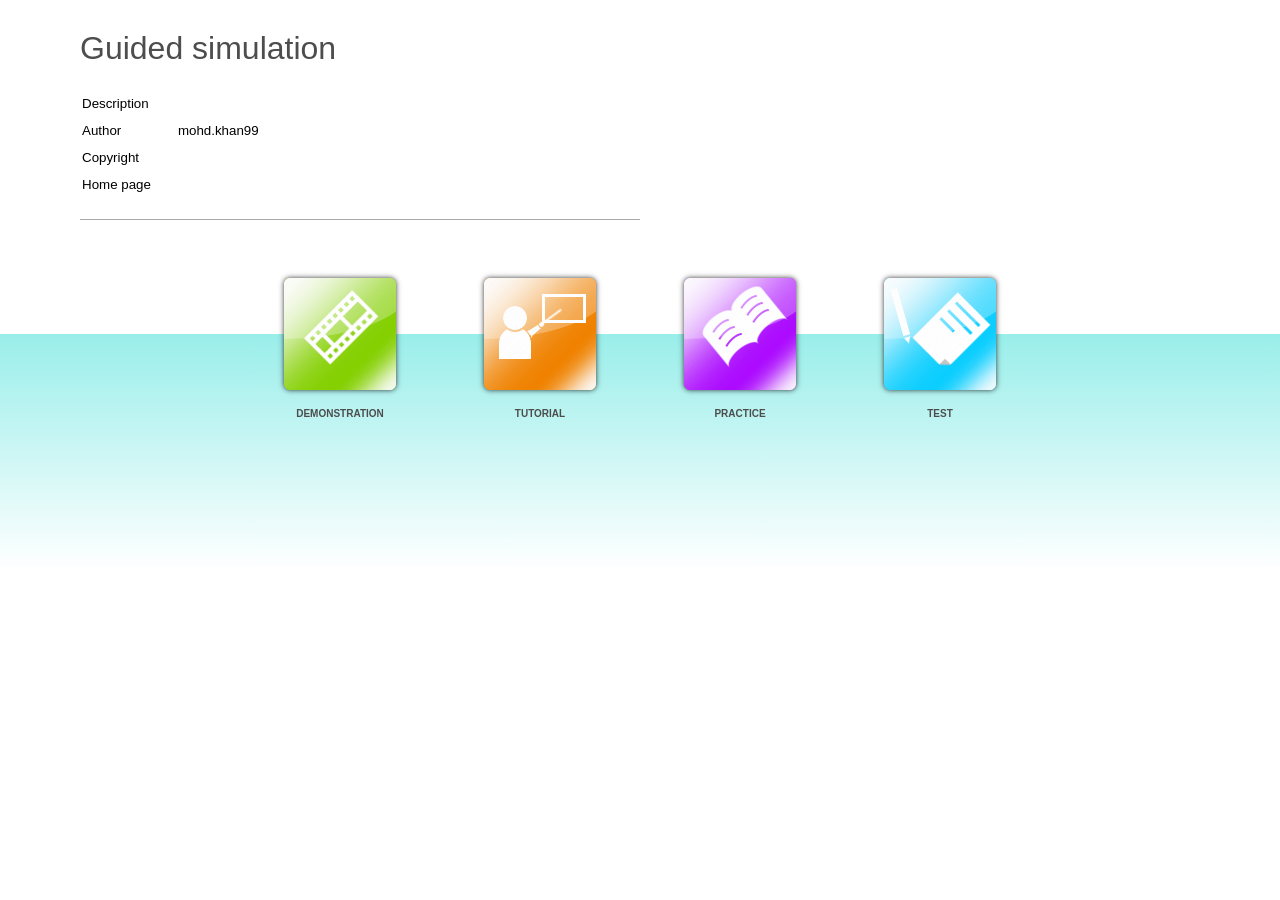
<file: index.html>
﻿<!DOCTYPE html>
<html lang="en-US" dir="ltr">
<head>
	<title>Guided simulation</title>
	<meta http-equiv="Content-Type" content="text/html; charset=utf-8"/>
	<meta http-equiv="imagetoolbar" content="no" />
	<meta name="generator" content="ActivePresenter 8.5.8"/>
	<meta name="author" content="mohd.khan99" />
	<meta name="copyright" content=" " />
	<meta name="description" content=""/>

	<link rel="stylesheet" type="text/css" href="index.css" />

	<script type="text/javascript">
		var language = {"Tutorial":"Tutorial","Description":"Description","Author":"Author","DemoIntro":"Play presentation automatically","Copyright":"Copyright","TestIntro":"Choose this mode to do a test","Homepage":"Home page","Practice":"Practice","Test":"Test","Demo":"Demonstration","TutorialIntro":"Tutorial mode","PracticeIntro":"Choose this mode to practise more","OpenPrezError":"Could not open presentation.\nError: "};
		var PlayModes = {
			DEMO: 1,
			TUT: 2,
			PRAC: 4,
			TEST: 8
		};

		var opmodes = 15;
		function openPrez(url, mode) {
			try {
				var margin = 40;
				var top = margin, 
					left = margin, 
					width = screen.availWidth - 2 * margin, 
					height = screen.availHeight - 4 * margin;
				var styles = 'top=' + top + ',left=' + left + ',width=' + width + ',height=' + height
					+ ',location=no,toolbar=no,directories=no,status=no,menubar=no,scrollbars=yes,resizable=yes';
				var owin = window.open(encodeURI(url), '_blank', styles);
				if (owin)
					owin.focus();
			}
			catch (e) {
				alert(language.OpenPrezError + e);
			}
			return false;
		};
	</script>
</head>

<body>
	<div id="ap-top-container" class="ap-top-container">
		<div class="ap-sub-container">
			<div class="ap-layout-top">
				<script>
					var apInfoHTML = '<h1>Guided simulation</h1> \
									<table> \
										<tr> \
											<td>' + language.Description + '</td> \
											<td class="ap-left-indent" ></td> \
										</tr> \
										<tr> \
											<td>' +language.Author + '</td> \
											<td class="ap-left-indent">mohd.khan99</td> \
										</tr> \
										<tr> \
											<td>' + language.Copyright + '</td> \
											<td class="ap-left-indent"></td> \
										</tr> \
										<tr> \
											<td>' + language.Homepage + '</td> \
											<td class="ap-left-indent"><a href="" target="_blank"></a></td> \
										</tr>\
									</table> \
									<div class="ap-static-line"> \
									</div>';

					var container = document.getElementById('ap-top-container');
					var layoutTop = container.getElementsByClassName('ap-layout-top')[0];
					var apInfo = document.createElement('div');
					apInfo.classList.add('ap-info');
					apInfo.innerHTML = apInfoHTML;
					layoutTop.appendChild(apInfo);
				</script>
			</div>
		</div>
		<div class="ap-layout-bottom-container">
			<div class="ap-layout-bottom">
				<script>
					var container = document.getElementById('ap-top-container');
					var layoutBottom = container.getElementsByClassName('ap-layout-bottom')[0];
					
					var modes = [PlayModes.DEMO, PlayModes.TUT, PlayModes.PRAC, PlayModes.TEST];
					var classes = ['ap-operation-demo-btn', 'ap-operation-tutorial-btn', 'ap-operation-practice-btn', 'ap-operation-test-btn'];
					var pages = ['demo.html', 'tutorial.html', 'practice.html', 'test.html'];
					var titles = [language.DemoIntro, language.TutorialIntro, language.PracticeIntro, language.TestIntro];
					var texts = [language.Demo, language.Tutorial, language.Practice, language.Test];
					var icons = ['demo.png', 'tutorial.png', 'practice.png', 'test.png'];

					for (var i = 0; i < 4; ++i){
						if ((modes[i] & opmodes) != modes[i])
							continue;
						var btnMode = document.createElement('div');
						btnMode.classList.add('ap-operation-btn');
						btnMode.classList.add(classes[i]);
						btnMode.setAttribute('title', titles[i]);
						btnMode.setAttribute('onClick', 'openPrez("' + pages[i] +'")', titles[i]);
						btnMode.innerHTML += '<img src="index-images/' + icons[i] + '"/>' + '<div class="ap-btn-text">' + texts[i] + '</div>';
						layoutBottom.appendChild(btnMode);
					}
				</script>
			</div>
		</div>
	</div>
</body>
</html>
</file>
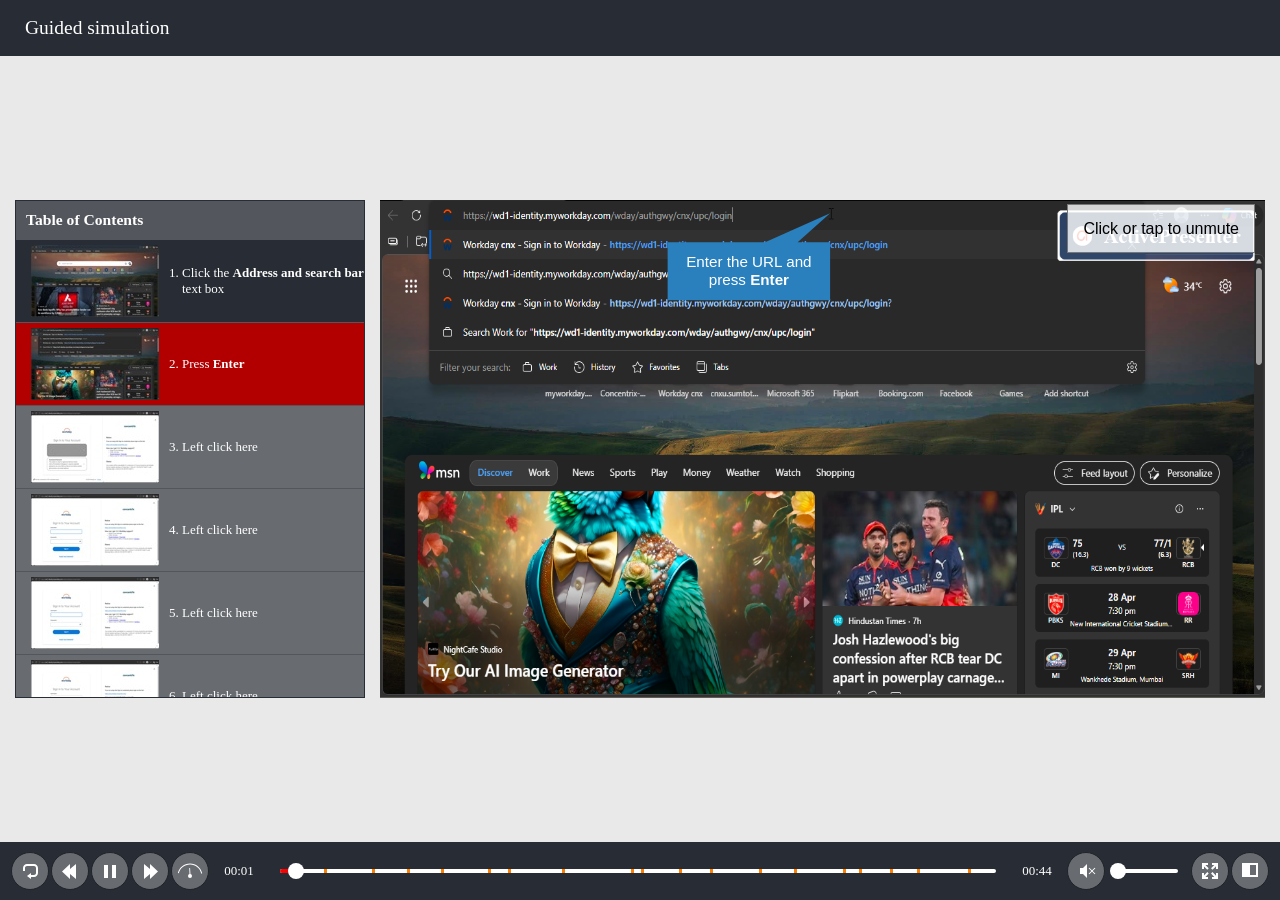
<file: demo.html>
﻿<!DOCTYPE html>
<html lang="en-US" dir="ltr">
<head>
	<title>Guided simulation</title>
	<meta http-equiv="X-UA-Compatible" content="IE=Edge,chrome=1" />
	<meta http-equiv="Content-Type" content="text/html; charset=utf-8"/>
	<meta name="generator" content="ActivePresenter 8.5.8"/>
	<meta name="author" content="mohd.khan99" />
	<meta name="description" content=""/>
	<meta name="copyright" content=" " />
	<meta name="viewport" content="initial-scale=1.0">
	<meta name="apple-mobile-web-app-capable" content="yes">
	<style>
		html {
			height: 100%;
		}
		body {
			height: 100%;
			margin: 0;
			padding: 0;
		}
		.ap-prez-container {
			position: relative;
			height: 100%;
			overflow: hidden;
			outline: none;
		}
	</style>
	<link rel="stylesheet" type="text/css" href="player/rlplayer.css" />
	<script type="text/javascript" src="player/rlplayer.js"></script>
	<script type="text/javascript" src="player/rlplayer.lang.en-US.js"></script>
	
	
	
	
</head>
<body>
	<div id="keThAKga" class="ap-prez-container" lang="en-US" dir="ltr">
		<script type="text/javascript">
			AtomiAP.open("rlprez.js", "keThAKga", {
				playMode: "Demo",
				preloader: {zIndex: 2,diameter: 60,density: 9,range: 1000,speed: 1,color:'#2090E6',shape:'oval'}
			});
		</script>
	</div>
</body>
</html>
</file>
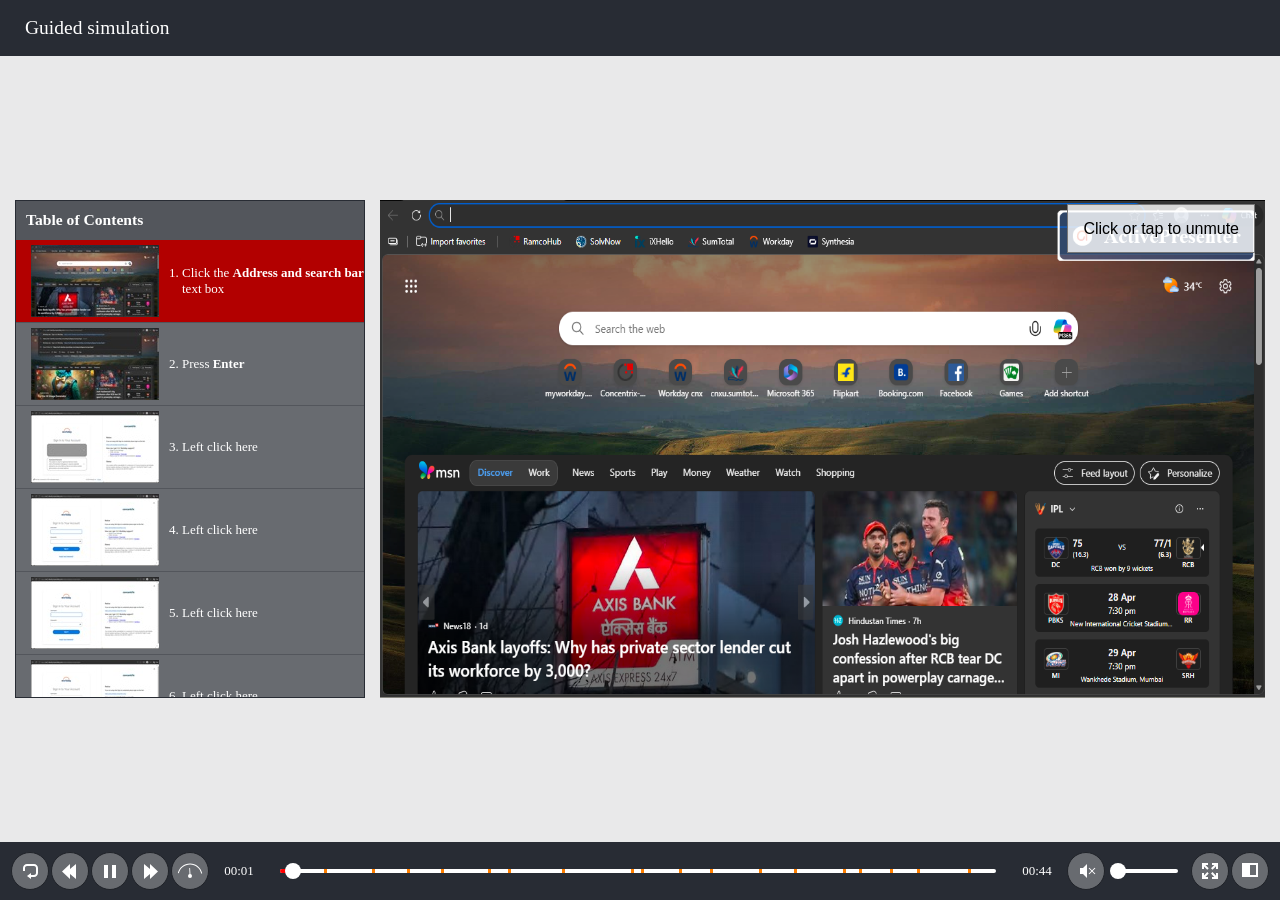
<file: practice.html>
﻿<!DOCTYPE html>
<html lang="en-US" dir="ltr">
<head>
	<title>Guided simulation</title>
	<meta http-equiv="X-UA-Compatible" content="IE=Edge,chrome=1" />
	<meta http-equiv="Content-Type" content="text/html; charset=utf-8"/>
	<meta name="generator" content="ActivePresenter 8.5.8"/>
	<meta name="author" content="mohd.khan99" />
	<meta name="description" content=""/>
	<meta name="copyright" content=" " />
	<meta name="viewport" content="initial-scale=1.0">
	<meta name="apple-mobile-web-app-capable" content="yes">
	<style>
		html {
			height: 100%;
		}
		body {
			height: 100%;
			margin: 0;
			padding: 0;
		}
		.ap-prez-container {
			position: relative;
			height: 100%;
			overflow: hidden;
			outline: none;
		}
	</style>
	<link rel="stylesheet" type="text/css" href="player/rlplayer.css" />
	<script type="text/javascript" src="player/rlplayer.js"></script>
	<script type="text/javascript" src="player/rlplayer.lang.en-US.js"></script>
	
	
	
	
</head>
<body>
	<div id="keThAKga" class="ap-prez-container" lang="en-US" dir="ltr">
		<script type="text/javascript">
			AtomiAP.open("rlprez.js", "keThAKga", {
				playMode: "Practice",
				preloader: {zIndex: 2,diameter: 60,density: 9,range: 1000,speed: 1,color:'#2090E6',shape:'oval'}
			});
		</script>
	</div>
</body>
</html>
</file>
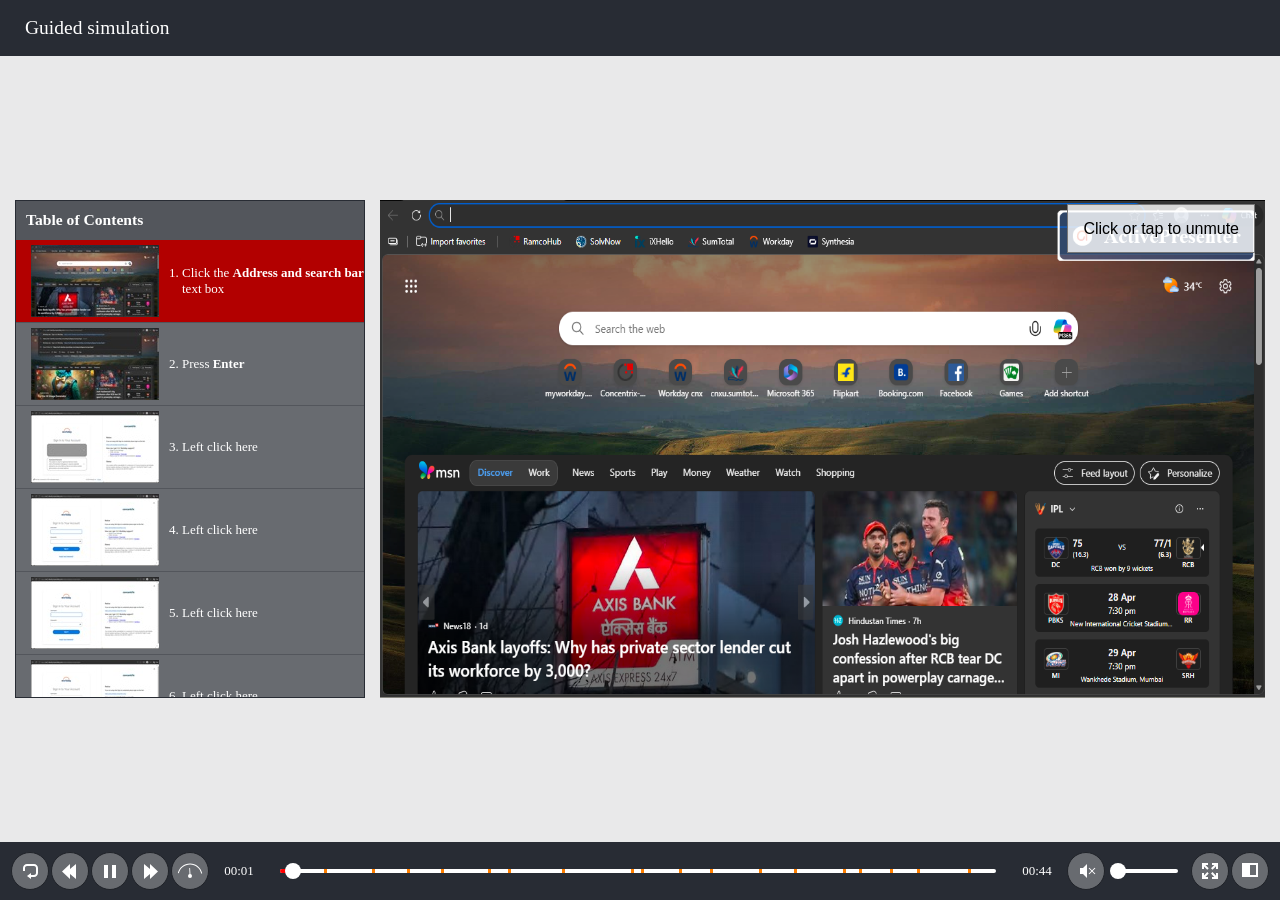
<file: test.html>
﻿<!DOCTYPE html>
<html lang="en-US" dir="ltr">
<head>
	<title>Guided simulation</title>
	<meta http-equiv="X-UA-Compatible" content="IE=Edge,chrome=1" />
	<meta http-equiv="Content-Type" content="text/html; charset=utf-8"/>
	<meta name="generator" content="ActivePresenter 8.5.8"/>
	<meta name="author" content="mohd.khan99" />
	<meta name="description" content=""/>
	<meta name="copyright" content=" " />
	<meta name="viewport" content="initial-scale=1.0">
	<meta name="apple-mobile-web-app-capable" content="yes">
	<style>
		html {
			height: 100%;
		}
		body {
			height: 100%;
			margin: 0;
			padding: 0;
		}
		.ap-prez-container {
			position: relative;
			height: 100%;
			overflow: hidden;
			outline: none;
		}
	</style>
	<link rel="stylesheet" type="text/css" href="player/rlplayer.css" />
	<script type="text/javascript" src="player/rlplayer.js"></script>
	<script type="text/javascript" src="player/rlplayer.lang.en-US.js"></script>
	
	
	
	
</head>
<body>
	<div id="keThAKga" class="ap-prez-container" lang="en-US" dir="ltr">
		<script type="text/javascript">
			AtomiAP.open("rlprez.js", "keThAKga", {
				playMode: "Test",
				preloader: {zIndex: 2,diameter: 60,density: 9,range: 1000,speed: 1,color:'#2090E6',shape:'oval'}
			});
		</script>
	</div>
</body>
</html>
</file>
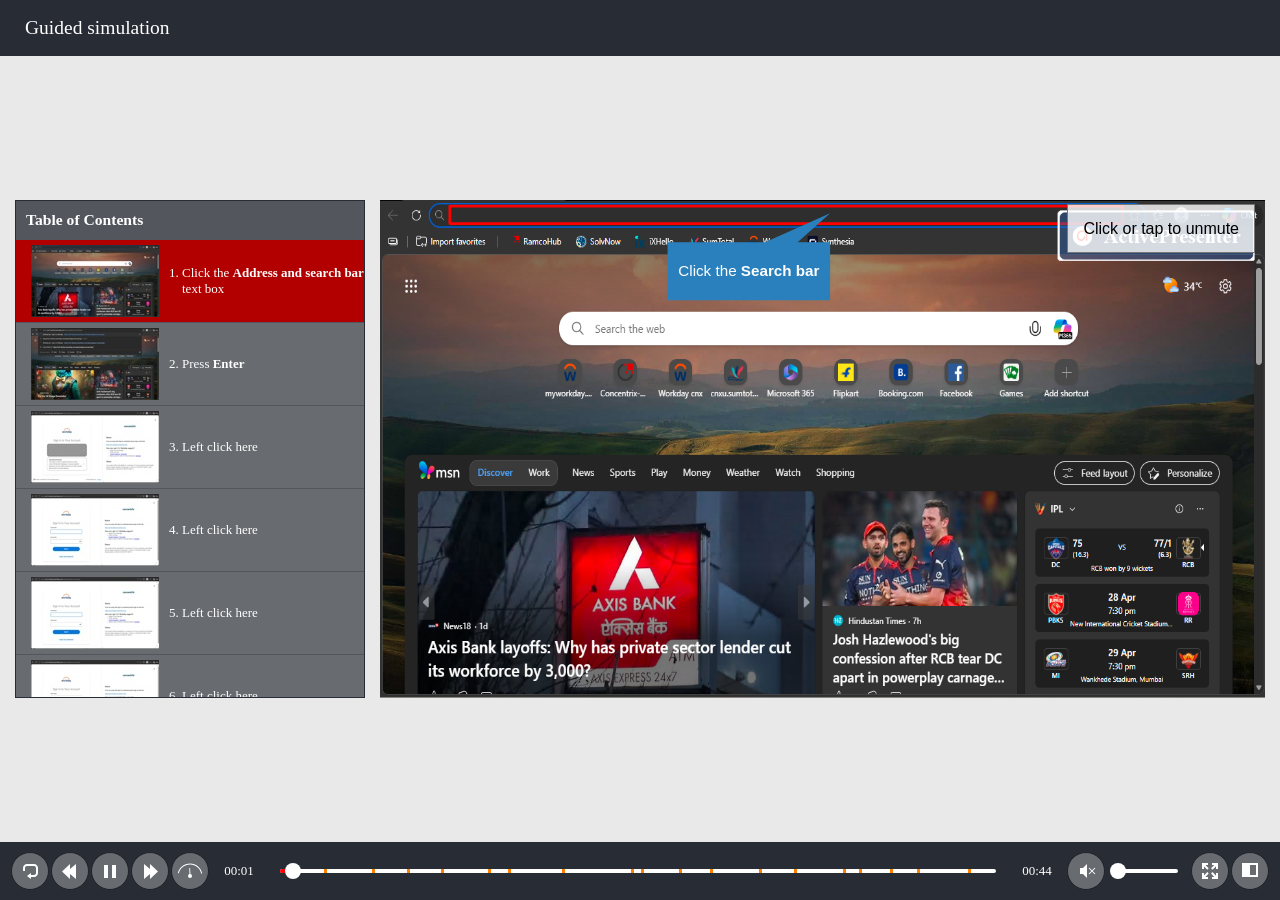
<file: tutorial.html>
﻿<!DOCTYPE html>
<html lang="en-US" dir="ltr">
<head>
	<title>Guided simulation</title>
	<meta http-equiv="X-UA-Compatible" content="IE=Edge,chrome=1" />
	<meta http-equiv="Content-Type" content="text/html; charset=utf-8"/>
	<meta name="generator" content="ActivePresenter 8.5.8"/>
	<meta name="author" content="mohd.khan99" />
	<meta name="description" content=""/>
	<meta name="copyright" content=" " />
	<meta name="viewport" content="initial-scale=1.0">
	<meta name="apple-mobile-web-app-capable" content="yes">
	<style>
		html {
			height: 100%;
		}
		body {
			height: 100%;
			margin: 0;
			padding: 0;
		}
		.ap-prez-container {
			position: relative;
			height: 100%;
			overflow: hidden;
			outline: none;
		}
	</style>
	<link rel="stylesheet" type="text/css" href="player/rlplayer.css" />
	<script type="text/javascript" src="player/rlplayer.js"></script>
	<script type="text/javascript" src="player/rlplayer.lang.en-US.js"></script>
	
	
	
	
</head>
<body>
	<div id="keThAKga" class="ap-prez-container" lang="en-US" dir="ltr">
		<script type="text/javascript">
			AtomiAP.open("rlprez.js", "keThAKga", {
				playMode: "Tutorial",
				preloader: {zIndex: 2,diameter: 60,density: 9,range: 1000,speed: 1,color:'#2090E6',shape:'oval'}
			});
		</script>
	</div>
</body>
</html>
</file>
<file: index.css>
/*!
 * ActivePresenter HTML5 Output File
 * Copyright (c) Atomi Systems, Inc. All rights reserved.
 * https://atomisystems.com/activepresenter/
 * Version: 8.5.8
 * Date: 2022.07.28
 */
* {
	vertical-align: baseline;
	font-weight: inherit;
	font-family: inherit;
	font-style: inherit;
	padding: 0;
	margin: 0;
}
a:link {color:#5e5e5e; text-decoration:none;}
a:visited {color:#5e5e5e; text-decoration:none}
a:active {color:#5e5e5e; text-decoration:none}
a:hover {color:#5e5e5e; text-decoration:none}
p{
	font-size:10pt;
}
td{
	font-size:10pt;
	padding-top:5px;
	padding-bottom:5px;
}
td.ap-left-indent
{
	padding-left:25px;
}
img {
	border: 0 none;
}
h1{
	font-size:2em;
	font-weight:normal;
	padding-bottom:22px;
	color:#4d4d4d;
}
html, body {
	font-family: Arial;
	height:100%;
}
.ap-top-container {
	position:relative;
	width:100%;
	min-height:100%;
}
.ap-sub-container{
	margin:0px 40px;
	width:600px;
}
.ap-layout-top{
	padding-top:20px;
	min-height:250px;
}
.ap-layout-top .ap-logo{
	float:left;
	width:128px;
}
.ap-layout-top .ap-logo img{
}
.ap-layout-top .ap-info{
	margin-left:40px;
	padding-top:10px;
	padding-bottom:30px;
}
.ap-layout-top .ap-info p{
	font-size:9pt;
	line-height:180%;
}
.ap-layout-top .ap-info .ap-static-line{
	border-top:1px solid #a8a8a8;
	margin-top:20px;
	padding:10px 0px;
}
.ap-btn-text{
	margin-left:auto;
	margin-right:auto;
	font-size:10px;
	font-weight:bold;
	color:#4d4d4d;
	text-transform:uppercase;
	font-family: Arial;
	padding: 10px;
	text-align: center;
 }
 
.ap-layout-bottom-container {
	height: 300px;
	background: linear-gradient(white 0px, white 64px, rgb(153, 238, 234) 64px, white 300px);
}

.ap-layout-bottom {
	margin-left:auto;
	margin-right:auto;
	display: flex;
	width: 800px;
 }
 
.ap-operation-btn  > img{
	width:128px;
	height:128px;
	margin-left:auto;
	margin-right:auto;
}

.ap-operation-btn:hover   > img {
	filter: drop-shadow(0px 0px 10px yellow);
	-webkit-filter: drop-shadow(0px 0px 10px yellow);    
}

.ap-operation-btn {
	cursor:pointer;
	flex-grow: 1;
	display: flex;
	flex-direction: column;
	transition: transform 1s;
}

.ap-operation-btn:hover {
	transform: translateY(-10px);
	transition: transform 1s;
}
</file>
<file: player/rlplayer.css>
/*!
 * ActivePresenter HTML5 Output File
 * Copyright (c) Atomi Systems, Inc. All rights reserved.
 * https://atomisystems.com/activepresenter/
 * Version: 8.5.8
 * Date: 2022.07.28
 */
.ap-no-select {
	-webkit-touch-callout: none; /* iOS Safari */
	-webkit-user-select: none; /* Safari */
	 -khtml-user-select: none; /* Konqueror HTML */
	   -moz-user-select: none; /* Firefox */
		-ms-user-select: none; /* Internet Explorer/Edge */
			user-select: none; /* Non-prefixed version, currently
								  supported by Chrome and Opera */
	cursor: default;
}

video::-webkit-media-controls { /* hide media controls by default */
	display:none !important;
}

.ap-floating-button {
	display: none;
}

@media only screen and (max-height: 415px) {
	.ap-auto-hide {
		display: none !important;
	}
	.ap-floating-button {
		position: absolute !important;
		width: 25px;
		height: 25px;
		background-color: rgba(233, 233, 233, 0.8);;
		border: 4px solid rgba(40, 44, 52, 0.5);
		border-radius: 50%;
		z-index: 2000;
		display: flex !important;
		align-items: center;
		justify-content: center;
	}

	.ap-floating-button > div {
		width: 17px;
		height: 17px;
		border-radius: 50%;
		background-color: rgba(255, 255, 255, 0.8);
	}
}

.ap-fullscreen {
	position: absolute;
	left: 0 !important;
	top: 0 !important;
	width: 100% !important;
	height: 100% !important;
}
.ap-prez-container *:focus {
	outline: none;
}

.ap-prez-container[data-mode='1'] {
	background-color: rgb(233, 233, 234);
}

.ap-prez-container[data-mode='2'] {
	background-color: rgb(233, 233, 234);
}

.ap-prez-container[data-mode='3'] {
	background-color: rgb(233, 233, 234);
}

.ap-prez-container[data-mode='4'] {
	background-color: rgb(233, 233, 234);
}

/* Styling scrollbar - webkit only */
.ap-prez-container ::-webkit-scrollbar {
	width: 14px; /* Should greater than or equal 14px, otherwise horizontal scrollbar will display incorrectly*/
	height: 14px;
}

.ap-prez-container ::-webkit-scrollbar-track {
    background: #f1f1f1;
}

.ap-prez-container ::-webkit-scrollbar-thumb {
	background: #888;
	border-radius: 7px;
}

.ap-prez-container ::-webkit-scrollbar-thumb:hover {
	background: #555;
}

.ap-content-area {
	position: absolute;
	background-color: rgb(224, 224, 224);
	padding: 20px;
}

.ap-prez-container[data-mode='1'] .ap-content-area{
	background-color: rgb(233, 233, 234);
	padding: 15px;
}

.ap-prez-container[data-mode='2'] .ap-content-area{
	background-color: rgb(233, 233, 234);
	padding: 15px;
}

.ap-prez-container[data-mode='3'] .ap-content-area{
	background-color: rgb(233, 233, 234);
	padding: 15px;
}

.ap-prez-container[data-mode='4'] .ap-content-area{
	background-color: rgb(233, 233, 234);
	padding: 15px;
}

.ap-side-bar {
	position: absolute;
	width: 350px;
	display: flex;
	flex-direction: column;
	background-color: rgb(32, 32, 32);
	font-size: 14px;
	font-family: Tahoma;
	border-radius: 0px;
	overflow-x: hidden;
	overflow-y: auto;
	z-index: 3;
}

.ap-side-bar[collapse='true'] {
	width: 0px !important;
	background-color: rgba(0, 0, 0, 0) !important;
}

.ap-prez-container[data-mode='1'] .ap-side-bar{
	width: 350px;
	color: rgb(255, 255, 255);
	font-family: Tahoma;
	font-size: 13px;
	background-color: rgb(40, 44, 52);
}

.ap-prez-container[data-mode='2'] .ap-side-bar{
	width: 350px;
	color: rgb(255, 255, 255);
	font-family: Tahoma;
	font-size: 13px;
	background-color: rgb(40, 44, 52);
}

.ap-prez-container[data-mode='3'] .ap-side-bar{
	width: 350px;
	color: rgb(255, 255, 255);
	font-family: Tahoma;
	font-size: 13px;
	background-color: rgb(40, 44, 52);
}

.ap-prez-container[data-mode='4'] .ap-side-bar{
	width: 350px;
	color: rgb(255, 255, 255);
	font-family: Tahoma;
	font-size: 13px;
	background-color: rgb(40, 44, 52);
}

.ap-side-bar-expand {
	position: absolute;
	display: none;
	width: 8px;
	height: 130px;
	top: 50%;
	z-index: 4;
	background-color: rgba(255, 255, 255, 0.6);
	box-shadow: 0 0px 4px rgba(0, 0, 0, 0.46);
}

.ap-side-bar-expand[sidebar-show='false'] {
	display: none !important;
}

.ap-side-bar-expand[icon-type='right'] {
	border-radius: 0 16px 16px 0 !important;
}

.ap-side-bar-expand[icon-type='left'] {
	border-radius: 16px 0 0 16px !important;
}

.ap-side-bar-expand[data-value='true'][icon-type='left'] {
	transform: translateY(-50%) translateX(-100%);
}

.ap-side-bar-expand[data-value='true'][icon-type='right'] {
	transform: translateY(-50%);
}

.ap-side-bar-expand[data-value='false'][icon-type='right'] {
	left: 0;
	transform: translateY(-50%);
}

.ap-side-bar-expand[data-value='false'][icon-type='left'] {
	right: 0;
	transform: translateY(-50%);
}

.ap-presenter-info {
	display: flex;
	flex-direction: column;
	flex-shrink: 0;
	min-height: 1px; /*IE11*/
	margin: 1px;
}

.ap-presenter-info .ap-company-logo {
	display: block;
	width: 100%;
	min-height: 1px; /*IE11*/
}

.ap-presenter-info .ap-company-logo > img {
	display: block;
	margin: auto;
	max-width: 100%;
}

.ap-presenter-info .ap-presenter-image {
	display: block;
	width: 100%;
	min-height: 1px; /*IE11*/
}
.ap-presenter-info .ap-presenter-image > img {
	display: block;
	margin: auto;
	max-width: 100%;
	border-bottom: 1px solid rgb(127, 127, 127);
}
.ap-prez-container[data-mode='1'] .ap-presenter-info .ap-presenter-image > img {
	border-bottom-color: rgb(83, 86, 92);
}
.ap-prez-container[data-mode='2'] .ap-presenter-info .ap-presenter-image {
	border-bottom-color: rgb(83, 86, 92);
}
.ap-prez-container[data-mode='3'] .ap-presenter-info .ap-presenter-image {
	border-bottom-color: rgb(83, 86, 92);
}
.ap-prez-container[data-mode='4'] .ap-presenter-info .ap-presenter-image {
	border-bottom-color: rgb(83, 86, 92);
}

.ap-presenter-info .ap-presenter-video {
	display: block;
	max-width: 100%;
	min-height: 1px; /*IE11*/
	border-bottom: 1px solid rgb(127, 127, 127);
}
.ap-prez-container[data-mode='1'] .ap-presenter-info .ap-presenter-video {
	border-bottom-color: rgb(83, 86, 92);
}
.ap-prez-container[data-mode='2'] .ap-presenter-info .ap-presenter-video {
	border-bottom-color: rgb(83, 86, 92);
}
.ap-prez-container[data-mode='3'] .ap-presenter-info .ap-presenter-video {
	border-bottom-color: rgb(83, 86, 92);
}
.ap-prez-container[data-mode='4'] .ap-presenter-info .ap-presenter-video {
	border-bottom-color: rgb(83, 86, 92);
}
.ap-presenter-info .ap-presenter-video > video {
	display: block;
	margin: auto;
	max-width: 100%;
	max-height: 100%;
}

.ap-presenter-info .ap-presenter-name {
	padding: 10px 5px 5px 5px;
	text-align: center;
	font-weight: bold;
	font-size: 120%;
}

.ap-presenter-info .ap-presenter-desc {
	padding: 5px 5px 10px 5px;
	text-align: center;
	overflow: auto;
}

.ap-stage {
	width: 100%;
	height: 100%;
	position: absolute;
	text-decoration-skip-ink: none; /* Chrome only */
}

.ap-canvas {
	position: absolute;
	-webkit-overflow-scrolling: touch;
}

.ap-prez-state-btn {
	position: absolute;
	left: 50%;
	top: 50%;
	transform: translate(-50%, -50%) scale(0.1, 0.1);
	z-index: 1000;
	width: 128px;
	height: 128px;
	background-color: rgba(127, 127, 127, 0.5);
	transition: all 1.5s;
}

.ap-prez-state-btn[data-animating='false'] {
	opacity: 1;
	transform: translate(-50%, -50%) scale(0.1, 0.1);
}

.ap-prez-state-btn[data-animating='true'] {
	opacity: 0;
	transform: translate(-50%, -50%) scale(1, 1);
}

.ap-prez-state-btn svg {
	position: absolute;
	left: 50%;
	top: 50%;
	transform: translate(-50%, -50%) scale(3, 3);
}

.ap-prez-state-btn svg * {
	fill: rgb(255, 255, 255);
}

.ap-child-expand {
	position: absolute;
	top: 0px;
	left: 0px;
	width: 100%;
	height: 100%;
}
/* drop holder in sequence question */
.ap-ctrl-drop-placeholder {
	-webkit-box-shadow:inset 0px 0px 0px 2px yellow;
	-moz-box-shadow:inset 0px 0px 0px 2px yellow;
	box-shadow:inset 0px 0px 0px 2px yellow;
}

.ap-ctrl-dragsource-hilight,
.ap-ctrl-droptarget-hilight {
	outline: 2px solid yellow;
	outline-offset: 2px;
}
/*------------------------ Popup ------------------------*/
.ap-popup {
	top: 0;
	left: 0;
	z-index: 10;
	text-align: left;
	position: relative;
	border: 10px solid;
	width: 370px;
	padding: 10px;
	background-clip: padding-box;
	box-shadow: 0 4px 8px 0 rgba(0, 0, 0, 0.86), 0 6px 20px 0 rgba(0, 0, 0, 0.9);
}

.ap-prez-container[data-mode='1'] .ap-popup {
	font-family: Tahoma;
	font-size: 13px;
	color: rgb(255, 255, 255);
	background-color: rgb(40, 44, 52);
	border-color: rgb(32, 35, 41);
}

.ap-prez-container[data-mode='2'] .ap-popup {
	font-family: Tahoma;
	font-size: 13px;
	color: rgb(255, 255, 255);
	background-color: rgb(40, 44, 52);
	border-color: rgb(32, 35, 41);
}

.ap-prez-container[data-mode='3'] .ap-popup {
	font-family: Tahoma;
	font-size: 13px;
	color: rgb(255, 255, 255);
	background-color: rgb(40, 44, 52);
	border-color: rgb(32, 35, 41);
}

.ap-prez-container[data-mode='4'] .ap-popup {
	font-family: Tahoma;
	font-size: 13px;
	color: rgb(255, 255, 255);
	background-color: rgb(40, 44, 52);
	border-color: rgb(32, 35, 41);
}

.ap-popup .ap-popup-footer {
	border-top: 1px solid #DDDDDD;
	padding-top: 5px;
	margin-top: 10px;
	text-align: right;
}

.ap-popup .ap-popup-close {
	position: relative;
	display: inline-block;
	width: 20px;
	height: 20px;
	overflow: hidden;
}

.ap-popup .ap-popup-close::before {
	height: 8px;
	margin-top: -4px;
	transform: rotate(45deg);
	content: '';
	position: absolute;
	height: 3px;
	width: 100%;
	top: 50%;
	left: 0;
	margin-top: -1px;
}

.ap-prez-container[data-mode='1'] .ap-popup .ap-popup-close::before {
	background: rgb(255, 255, 255);
}

.ap-prez-container[data-mode='2'] .ap-popup .ap-popup-close::before {
	background: rgb(255, 255, 255);
}

.ap-prez-container[data-mode='3'] .ap-popup .ap-popup-close::before {
	background: rgb(255, 255, 255);
}

.ap-prez-container[data-mode='4'] .ap-popup .ap-popup-close::before {
	background: rgb(255, 255, 255);
}

.ap-popup .ap-popup-close::after {
	height: 8px;
	margin-top: -4px;
	transform: rotate(-45deg);
	content: '';
	position: absolute;
	height: 3px;
	width: 100%;
	top: 50%;
	left: 0;
	margin-top: -1px;
}

.ap-prez-container[data-mode='1'] .ap-popup .ap-popup-close::after {
	background: rgb(255, 255, 255);
}

.ap-prez-container[data-mode='2'] .ap-popup .ap-popup-close::after {
	background: rgb(255, 255, 255);
}

.ap-prez-container[data-mode='3'] .ap-popup .ap-popup-close::after {
	background: rgb(255, 255, 255);
}

.ap-prez-container[data-mode='4'] .ap-popup .ap-popup-close::after {
	background: rgb(255, 255, 255);
}

.ap-popup-overlay {
	position: absolute;
	top: 0px;
	left: 0px;
	height:100%;
	width:100%;
}

.ap-popup-hide {
	z-index:-10;
}

.ap-popup-overlayBG {
	background-color: #000;
	opacity: 0.5;
	z-index: 9;
}

.ap-popup *:focus {
	outline: #808080 dotted 1px;
}

.ap-popup .ap-popup-title {
	line-height: 1.8;
	padding: 5px;
	font-weight: bold;
	font-size: 16px;
}

.ap-popup .ap-popup-main-text {
	margin-top: 10px;
	line-height: 1.8;
	padding: 5px;
}

.ap-popup .ap-popup-button-layout {
	margin-top: 10px;
	line-height:1.8;
	padding:5px;
	display: flex;
	justify-content: center;
}

.ap-popup .ap-popup-button-layout button {
	padding: 2px 15px 2px 15px;
	margin: 0px 10px;
	min-width: 60px;
}

.ap-prez-container[data-mode='1'] .ap-popup .ap-popup-button-layout button {
	background-color: rgb(104, 107, 112);
	color: rgb(255, 255, 255);
}

.ap-prez-container[data-mode='2'] .ap-popup .ap-popup-button-layout button {
	background-color: rgb(104, 107, 112);
	color: rgb(255, 255, 255);
}

.ap-prez-container[data-mode='3'] .ap-popup .ap-popup-button-layout button {
	background-color: rgb(104, 107, 112);
	color: rgb(255, 255, 255);
}

.ap-prez-container[data-mode='4'] .ap-popup .ap-popup-button-layout button {
	background-color: rgb(104, 107, 112);
	color: rgb(255, 255, 255);
}

#UnmuteHint {
	position:absolute;
	top:20px;
	left:0px;
	width:100%;
	height:auto;
	z-index:8;
	pointer-events:none;
	text-align:right;
	background-color:none;
}

#UnmuteHint > span {
	background-color:rgba(255, 255, 255, 0.8);
	padding:15px;
	font-size:16px;
	font-family:Arial;
	border: 1px solid #777777;
	margin:10px;
}

/* attached resources */
.ap-resources-container {
	flex: 1;
	display: flex;
	flex-direction: column;
	margin: 1px;
	font-size: 13px;
	font-family: Tahoma;
	background-color: rgb(32, 32, 32);
	color: rgb(255, 255, 255);
	min-height: 0; /* Edge, FF issue */
}

.ap-prez-container > .ap-resources-container {
	border: 1px solid rgb(127, 127, 127);
	box-shadow: 0px 0px 5px rgb(0, 0, 0);
	margin: 15px;
	z-index: 5;
}

.ap-prez-container[data-mode='1'] .ap-resources-container {
	font-size: 13px;
	font-family: Tahoma;
	background-color: rgb(40, 44, 52);
	color: rgb(255, 255, 255);
	border-color: rgb(32, 35, 41);
}

.ap-prez-container[data-mode='2'] .ap-resources-container {
	font-size: 13px;
	font-family: Tahoma;
	background-color: rgb(40, 44, 52);
	color: rgb(255, 255, 255);
	border-color: rgb(32, 35, 41);
}

.ap-prez-container[data-mode='3'] .ap-resources-container {
	font-size: 13px;
	font-family: Tahoma;
	background-color: rgb(40, 44, 52);
	color: rgb(255, 255, 255);
	border-color: rgb(32, 35, 41);
}

.ap-prez-container[data-mode='4'] .ap-resources-container {
	font-size: 13px;
	font-family: Tahoma;
	background-color: rgb(40, 44, 52);
	color: rgb(255, 255, 255);
	border-color: rgb(32, 35, 41);
}

.ap-resources-container *:focus {
	outline: #808080 dotted 1px;
}

.ap-resources-pane-header {
	flex: none;
	border-bottom: 1px solid rgb(127, 127, 127);
	display: flex;
	flex-direction: row;
	padding: 10px;
}
.ap-prez-container[data-mode='1'] .ap-resources-pane-header {
	border-bottom-color: rgb(83, 86, 92);
}
.ap-prez-container[data-mode='2'] .ap-resources-pane-header {
	border-bottom-color: rgb(83, 86, 92);
}
.ap-prez-container[data-mode='3'] .ap-resources-pane-header {
	border-bottom-color: rgb(83, 86, 92);
}
.ap-prez-container[data-mode='4'] .ap-resources-pane-header {
	border-bottom-color: rgb(83, 86, 92);
}

.ap-resources-pane-content {
	overflow-y: auto;
	height: 100%;
}

.ap-resources-pane-content li {
	margin: 10px 10px 10px 0px;
}

.ap-resources-pane-content li a {
	text-decoration: none;
}

.ap-prez-container[data-mode='1'] .ap-resources-pane-content li a {
	color: rgb(255, 255, 255);
}
.ap-prez-container[data-mode='2'] .ap-resources-pane-content li a {
	color: rgb(255, 255, 255);
}
.ap-prez-container[data-mode='3'] .ap-resources-pane-content li a {
	color: rgb(255, 255, 255);
}
.ap-prez-container[data-mode='4'] .ap-resources-pane-content li a {
	color: rgb(255, 255, 255);
}

.ap-resources-pane-content li a:hover{
	text-decoration: underline;
}

/*------------------------ Table of contents ------------------------*/

.ap-toc-container {
	flex: 1;
	display: flex;
	flex-direction: column;
	margin: 1px;
	font-size: 13px;
	font-family: Tahoma;
	background-color: rgb(32, 32, 32);
	color: rgb(255, 255, 255);
	min-height: 0; /* Edge, FF issue */
}

.ap-toc-content-wrapper {
	flex: 1;
	min-height: 200px;
}

.ap-prez-container > .ap-toc-container {
	border: 1px solid rgb(224, 224, 224);
	box-shadow: 0px 0px 5px rgb(0, 0, 0);
	margin: 15px;
	z-index: 5;
}

.ap-prez-container[data-mode='1'] .ap-toc-container {
	font-size: 13px;
	font-family: Tahoma;
	background-color: rgb(83, 86, 92);
	color: rgb(255, 255, 255);
	border-color: rgb(32, 35, 41);
}

.ap-prez-container[data-mode='2'] .ap-toc-container {
	font-size: 13px;
	font-family: Tahoma;
	background-color: rgb(83, 86, 92);
	color: rgb(255, 255, 255);
	border-color: rgb(32, 35, 41);
}

.ap-prez-container[data-mode='3'] .ap-toc-container {
	font-size: 13px;
	font-family: Tahoma;
	background-color: rgb(83, 86, 92);
	color: rgb(255, 255, 255);
	border-color: rgb(32, 35, 41);
}

.ap-prez-container[data-mode='4'] .ap-toc-container {
	font-size: 13px;
	font-family: Tahoma;
	background-color: rgb(83, 86, 92);
	color: rgb(255, 255, 255);
	border-color: rgb(32, 35, 41);
}

.ap-toc-container *:focus {
	outline: #808080 dotted 1px;
}

.ap-toc-header {
	flex: none;
	border-bottom: 1px solid rgb(127, 127, 127);
	display: flex;
	flex-direction: row;
	padding: 10px;
}
.ap-prez-container[data-mode='1'] .ap-toc-header {
	border-bottom-color: rgb(83, 86, 92);
	background-color: rgb(83, 86, 92);
}
.ap-prez-container[data-mode='2'] .ap-toc-header {
	border-bottom-color: rgb(83, 86, 92);
	background-color: rgb(83, 86, 92);
}
.ap-prez-container[data-mode='3'] .ap-toc-header {
	border-bottom-color: rgb(83, 86, 92);
	background-color: rgb(83, 86, 92);
}
.ap-prez-container[data-mode='4'] .ap-toc-header {
	border-bottom-color: rgb(83, 86, 92);
	background-color: rgb(83, 86, 92);
}

.ap-toc-header > .ap-toc-header-text {
	display: inline-block;
	flex: 1;
	font-weight: bold;
	font-size: 120%;
	margin-top: auto;
	margin-bottom: auto;
}

.ap-toc-header > .ap-button {
	display: inline-block;
	margin-top: auto;
	margin-bottom: auto;
	width: 36px;
	height: 28px;
	border: none;
	border-radius: 0px;
}

.ap-toc {
	width: 100%;
	border-spacing: 0px;
}

.ap-toc td {
	padding: 5px;
	border-bottom: 1px solid rgb(127, 127, 127);
}

/* table of contents entries */
.ap-toc-entry {
	height: 40px;
}
.ap-prez-container[data-mode='1'] .ap-toc-entry td {
	border-bottom-color: rgb(83, 86, 92);
}
.ap-prez-container[data-mode='2'] .ap-toc-entry td {
	border-bottom-color: rgb(83, 86, 92);
}
.ap-prez-container[data-mode='3'] .ap-toc-entry td {
	border-bottom-color: rgb(83, 86, 92);
}
.ap-prez-container[data-mode='4'] .ap-toc-entry td {
	border-bottom-color: rgb(83, 86, 92);
}

.ap-prez-container[data-mode='1'] .ap-toc-entry[data-status="incomplete"] {
	background-color: rgb(104, 107, 112);
}

.ap-prez-container[data-mode='2'] .ap-toc-entry[data-status="incomplete"] {
	background-color: rgb(104, 107, 112);
}

.ap-prez-container[data-mode='3'] .ap-toc-entry[data-status="incomplete"] {
	background-color: rgb(104, 107, 112);
}

.ap-prez-container[data-mode='4'] .ap-toc-entry[data-status="incomplete"] {
	background-color: rgb(104, 107, 112);
}

.ap-prez-container[data-mode='1'] .ap-toc-entry:hover[data-status="incomplete"] {
	background-color: rgb(126, 128, 133);
}

.ap-prez-container[data-mode='2'] .ap-toc-entry:hover[data-status="incomplete"] {
	background-color: rgb(126, 128, 133);
}

.ap-prez-container[data-mode='3'] .ap-toc-entry:hover[data-status="incomplete"] {
	background-color: rgb(126, 128, 133);
}

.ap-prez-container[data-mode='4'] .ap-toc-entry:hover[data-status="incomplete"] {
	background-color: rgb(126, 128, 133);
}

.ap-prez-container[data-mode='1'] .ap-toc-entry[data-status="current"] {
	background-color: rgb(178, 0, 0);
}

.ap-prez-container[data-mode='2'] .ap-toc-entry[data-status="current"] {
	background-color: rgb(178, 0, 0);
}

.ap-prez-container[data-mode='3'] .ap-toc-entry[data-status="current"] {
	background-color: rgb(178, 0, 0);
}

.ap-prez-container[data-mode='4'] .ap-toc-entry[data-status="current"] {
	background-color: rgb(178, 0, 0);
}

.ap-prez-container[data-mode='1'] .ap-toc-entry:hover[data-status="current"] {
	background-color: rgb(204, 0, 0);
}

.ap-prez-container[data-mode='2'] .ap-toc-entry:hover[data-status="current"] {
	background-color: rgb(204, 0, 0);
}

.ap-prez-container[data-mode='3'] .ap-toc-entry:hover[data-status="current"] {
	background-color: rgb(204, 0, 0);
}

.ap-prez-container[data-mode='4'] .ap-toc-entry:hover[data-status="current"] {
	background-color: rgb(204, 0, 0);
}

.ap-prez-container[data-mode='1'] .ap-toc-entry[data-status="completed"] {
	background-color: rgb(40, 44, 52);
}

.ap-prez-container[data-mode='2'] .ap-toc-entry[data-status="completed"] {
	background-color: rgb(40, 44, 52);
}

.ap-prez-container[data-mode='3'] .ap-toc-entry[data-status="completed"] {
	background-color: rgb(40, 44, 52);
}

.ap-prez-container[data-mode='4'] .ap-toc-entry[data-status="completed"] {
	background-color: rgb(40, 44, 52);
}

.ap-prez-container[data-mode='1'] .ap-toc-entry:hover[data-status="completed"] {
	background-color: rgb(61, 65, 72);
}

.ap-prez-container[data-mode='2'] .ap-toc-entry:hover[data-status="completed"] {
	background-color: rgb(61, 65, 72);
}

.ap-prez-container[data-mode='3'] .ap-toc-entry:hover[data-status="completed"] {
	background-color: rgb(61, 65, 72);
}

.ap-prez-container[data-mode='4'] .ap-toc-entry:hover[data-status="completed"] {
	background-color: rgb(61, 65, 72);
}

.ap-toc-entry-content {
	width: 100%;
	display: table;
	padding-left: 5px;
}

.ap-toc-entry-icon {
	width: 16px;
	height: 16px;
	display: table-cell;
	vertical-align: middle;
	cursor: pointer;
}

.ap-toc-entry .ap-toc-entry-icon svg {
	display: none;
}

.ap-toc-entry[aria-expanded="false"] .ap-toc-entry-icon svg:nth-child(1) {
	display: block;
}

.ap-toc-entry[aria-expanded="true"] .ap-toc-entry-icon svg:nth-child(2) {
	display: block;
}

.ap-toc-entry-thumbnail {
	padding-right: 5px;
	display: table-cell;
	vertical-align: middle;
}

.ap-toc-entry-content-text {
	width: 100%;
	display: table-cell;
	padding-left: 5px;
	vertical-align: middle;
}

.ap-toc-entry-numbering {
	padding-right: 5px;
	display: table-cell;
}

.ap-toc-entry-content-slide-name {
	padding-left: 3px;
	display: table-cell;
	width: 100%;
}

.ap-toc-entry-status-icon {
	width: 16px;
	height: 16px;
	display: table-cell;
	vertical-align: middle;
}

.ap-toc-entry .ap-toc-entry-status-icon svg {
	display: none;
}

.ap-toc-entry[data-status="current"] .ap-toc-entry-status-icon svg:nth-child(1) {
	display: block;
}

.ap-toc-entry[data-status="completed"] .ap-toc-entry-status-icon svg:nth-child(2) {
	display: block;
}

.ap-prez-container[data-mode='1'] .ap-toc-entry .ap-toc-entry-icon svg *,
.ap-prez-container[data-mode='1'] .ap-toc-entry .ap-toc-entry-status-icon svg * {
	fill: rgb(255, 255, 255) !important;
}

.ap-prez-container[data-mode='2'] .ap-toc-entry .ap-toc-entry-icon svg *,
.ap-prez-container[data-mode='2'] .ap-toc-entry .ap-toc-entry-status-icon svg * {
	fill: rgb(255, 255, 255) !important;
}

.ap-prez-container[data-mode='3'] .ap-toc-entry .ap-toc-entry-icon svg *,
.ap-prez-container[data-mode='3'] .ap-toc-entry .ap-toc-entry-status-icon svg * {
	fill: rgb(255, 255, 255) !important;
}

.ap-prez-container[data-mode='4'] .ap-toc-entry .ap-toc-entry-icon svg *,
.ap-prez-container[data-mode='4'] .ap-toc-entry .ap-toc-entry-status-icon svg * {
	fill: rgb(255, 255, 255) !important;
}

.ap-toc-entry-duration {
	text-align: center;
	vertical-align: middle;
	display: table-cell;
}

/* Button and label */
.ap-button {
	position: relative;
	display: flex;
	margin: auto 1px auto 1px;
	border-style: solid;
	border-width: 1px;
	background-color: none;
	border-color: rgb(127, 127, 127);
	border-radius: 50%;
	height: 36px; /*IE11*/
	align-items: center;
}

.ap-button:focus {
	outline: #808080 dotted 1px;
}

.ap-button[data-has-label='true'] {
	border-radius: 5px;
}

.ap-button-icon {
	min-width: 36px;  /*IE11*/
	width: 36px;
	height: 36px;
	pointer-events: none;
}

.ap-button .ap-button-icon {
	display: inline-block;
	position: relative;
	margin: auto;
}

.ap-button[data-has-icon='false'] .ap-button-icon {
	display: none;
}

.ap-button .ap-button-label {
	display: none;
}

.ap-button[data-has-label='true'] .ap-button-label {
	display: inline-block;
	position: relative;
	margin: auto;
	padding: 0px 10px 0px 0px;
	vertical-align: center; /*IE11*/
	pointer-events: none;
	text-transform: uppercase;
	white-space: nowrap;
}

.ap-prez-container[data-mode='1'] .ap-button {
	background-color: rgb(104, 107, 112);
	border-color: rgb(32, 35, 41);
}

.ap-prez-container[data-mode='2'] .ap-button {
	background-color: rgb(104, 107, 112);
	border-color: rgb(32, 35, 41);
}

.ap-prez-container[data-mode='3'] .ap-button {
	background-color: rgb(104, 107, 112);
	border-color: rgb(32, 35, 41);
}

.ap-prez-container[data-mode='4'] .ap-button {
	background-color: rgb(104, 107, 112);
	border-color: rgb(32, 35, 41);
}

.ap-prez-container[data-mode='1'] .ap-button:hover {
	background-color: rgb(126, 128, 133);
}

.ap-prez-container[data-mode='2'] .ap-button:hover {
	background-color: rgb(126, 128, 133);
}

.ap-prez-container[data-mode='3'] .ap-button:hover {
	background-color: rgb(126, 128, 133);
}

.ap-prez-container[data-mode='4'] .ap-button:hover {
	background-color: rgb(126, 128, 133);
}

.ap-prez-container[data-mode='1'] .ap-button:active {
	background-color: rgb(61, 65, 72);
}

.ap-prez-container[data-mode='2'] .ap-button:active {
	background-color: rgb(61, 65, 72);
}

.ap-prez-container[data-mode='3'] .ap-button:active {
	background-color: rgb(61, 65, 72);
}

.ap-prez-container[data-mode='4'] .ap-button:active {
	background-color: rgb(61, 65, 72);
}

.ap-button svg {
	position: absolute;
	display: block;
	width: 36px;
	height: 28px;
	top: 50%;
	left: 50%;
	transform: translate(-50%, -50%);
	pointer-events: none;
}

.ap-prez-container[data-mode='1'] .ap-button svg * {
	fill: rgb(255, 255, 255) !important;
}

.ap-prez-container[data-mode='2'] .ap-button svg * {
	fill: rgb(255, 255, 255) !important;
}

.ap-prez-container[data-mode='3'] .ap-button svg * {
	fill: rgb(255, 255, 255) !important;
}

.ap-prez-container[data-mode='4'] .ap-button svg * {
	fill: rgb(255, 255, 255) !important;
}

.ap-prez-container[data-mode='1'] .ap-button:hover svg * {
	fill: rgb(255, 255, 255) !important;
}

.ap-prez-container[data-mode='2'] .ap-button:hover svg * {
	fill: rgb(255, 255, 255) !important;
}

.ap-prez-container[data-mode='3'] .ap-button:hover svg * {
	fill: rgb(255, 255, 255) !important;
}

.ap-prez-container[data-mode='4'] .ap-button:hover svg * {
	fill: rgb(255, 255, 255) !important;
}

.ap-prez-container[data-mode='1'] .ap-button:active svg * {
	fill: rgb(229, 229, 229) !important;
}

.ap-prez-container[data-mode='2'] .ap-button:active svg * {
	fill: rgb(229, 229, 229) !important;
}

.ap-prez-container[data-mode='3'] .ap-button:active svg * {
	fill: rgb(229, 229, 229) !important;
}

.ap-prez-container[data-mode='4'] .ap-button:active svg * {
	fill: rgb(229, 229, 229) !important;
}

.ap-prez-container[data-mode='1'] .ap-button .ap-button-label {
	color: rgb(255, 255, 255) !important;
}

.ap-prez-container[data-mode='2'] .ap-button .ap-button-label {
	color: rgb(255, 255, 255) !important;
}

.ap-prez-container[data-mode='3'] .ap-button .ap-button-label {
	color: rgb(255, 255, 255) !important;
}

.ap-prez-container[data-mode='4'] .ap-button .ap-button-label {
	color: rgb(255, 255, 255) !important;
}

.ap-prez-container[data-mode='1'] .ap-button:hover .ap-button-label {
	color: rgb(255, 255, 255) !important;
}

.ap-prez-container[data-mode='2'] .ap-button:hover .ap-button-label {
	color: rgb(255, 255, 255) !important;
}

.ap-prez-container[data-mode='3'] .ap-button:hover .ap-button-label {
	color: rgb(255, 255, 255) !important;
}

.ap-prez-container[data-mode='4'] .ap-button:hover .ap-button-label {
	color: rgb(255, 255, 255) !important;
}

.ap-prez-container[data-mode='1'] .ap-button:active .ap-button-label {
	color: rgb(229, 229, 229) !important;
}

.ap-prez-container[data-mode='2'] .ap-button:active .ap-button-label {
	color: rgb(229, 229, 229) !important;
}

.ap-prez-container[data-mode='3'] .ap-button:active .ap-button-label {
	color: rgb(229, 229, 229) !important;
}

.ap-prez-container[data-mode='4'] .ap-button:active .ap-button-label {
	color: rgb(229, 229, 229) !important;
}

/* Tool-specific css */
.ap-button.ap-tool-play[data-value="false"] svg:nth-child(1){
	display: none;
}

.ap-button.ap-tool-play[data-value="true"] svg:nth-child(2){
	display: none;
}

.ap-button.ap-tool-speed svg {
	display: none;
}

.ap-button.ap-tool-speed[data-value-range="0.5"] svg:nth-child(1){
	display: block;
}

.ap-button.ap-tool-speed[data-value-range="1"] svg:nth-child(2){
	display: block;
}

.ap-button.ap-tool-speed[data-value-range="1.5"] svg:nth-child(3){
	display: block;
}

.ap-button.ap-tool-speed[data-value-range="2"] svg:nth-child(4){
	display: block;
}

.ap-button.ap-tool-sound[data-value="true"] svg:nth-child(1){
	display: none;
}

.ap-button.ap-tool-sound[data-value="false"] svg:nth-child(2){
	display: none;
}

.ap-button.ap-tool-toc[data-value="true"] svg:nth-child(1){
	display: none;
}

.ap-button.ap-tool-toc[data-value="false"] svg:nth-child(2){
	display: none;
}

.ap-button.ap-tool-sidebar[data-value="true"] svg:nth-child(1){
	display: none;
}

.ap-button.ap-tool-sidebar[data-value="false"] svg:nth-child(2){
	display: none;
}

.ap-button.ap-tool-cc[data-value="true"] svg:nth-child(1){
	display: none;
}

.ap-button.ap-tool-cc[data-value="false"] svg:nth-child(2){
	display: none;
}

.ap-button.ap-tool-displaymode svg {
	display: none;
}

.ap-button.ap-tool-displaymode[data-value="0"] svg:nth-child(1){
	display: block;
}

.ap-button.ap-tool-displaymode[data-value="1"] svg:nth-child(2){
	display: block;
}

.ap-button.ap-tool-displaymode[data-value="2"] svg:nth-child(3){
	display: block;
}
/* Label */

.ap-label {
	position: relative;
	display: inline-block;
	min-width: 36px;
	background-color: none;
	margin: auto 1px auto 1px;
	text-align: center;
	padding: 0px 10px 0px 10px;
}

/* Slider */
.ap-slider {
	position: relative;
	display: inline-block;
	overflow: visible;
	min-width: 60px;
	height: 36px;
	background-color: none;
	margin: auto 12px auto 12px;
	flex-shrink: 1;
	-ms-flex-negative: 2;
}

.ap-slider:focus {
	outline: #808080 dotted 1px;
}

.ap-slider-thumb {
	position: absolute;
	display: block;
	top: 50%;
	left: 0px;
	transform: translate(0, -50%);
	cursor: pointer;
	height: 16px;
	width: 16px;
	background-color: rgb(255, 255, 255);
	border: none;
	border-radius: 50%;
}

.ap-prez-container[data-mode='1'] .ap-slider-thumb {
	background-color: rgb(255, 255, 255);
}

.ap-prez-container[data-mode='2'] .ap-slider-thumb {
	background-color: rgb(255, 255, 255);
}

.ap-prez-container[data-mode='3'] .ap-slider-thumb {
	background-color: rgb(255, 255, 255);
}

.ap-prez-container[data-mode='4'] .ap-slider-thumb {
	background-color: rgb(255, 255, 255);
}

.ap-prez-container[data-mode='1'] .ap-slider-thumb:hover {
	background-color: rgb(229, 229, 229);
}

.ap-prez-container[data-mode='2'] .ap-slider-thumb:hover {
	background-color: rgb(229, 229, 229);
}

.ap-prez-container[data-mode='3'] .ap-slider-thumb:hover {
	background-color: rgb(229, 229, 229);
}

.ap-prez-container[data-mode='4'] .ap-slider-thumb:hover {
	background-color: rgb(229, 229, 229);
}

.ap-slider-track {
	position: absolute;
	display: block;
	width: 100%;
	left: 0px;
	top: 50%;
	height: 4px;
	transform: translate(0, -50%);
	background-color: rgb(255, 255, 255);
	border-radius: 2px;
}

.ap-prez-container[data-mode='1'] .ap-slider-track {
	background-color: rgb(255, 255, 255);
}

.ap-prez-container[data-mode='2'] .ap-slider-track {
	background-color: rgb(255, 255, 255);
}

.ap-prez-container[data-mode='3'] .ap-slider-track {
	background-color: rgb(255, 255, 255);
}

.ap-prez-container[data-mode='4'] .ap-slider-track {
	background-color: rgb(255, 255, 255);
}

.ap-slider-track-lower {
	display: block;
	height: 100%;
	top: 0px;
	left: 0px;
	width: 0%;
	background-color: rgb(255, 0, 0);
	border-radius: 2px;
}

.ap-prez-container[data-mode='1'] .ap-slider-track-lower {
	background-color: rgb(255, 0, 0);
}

.ap-prez-container[data-mode='2'] .ap-slider-track-lower {
	background-color: rgb(255, 0, 0);
}

.ap-prez-container[data-mode='3'] .ap-slider-track-lower {
	background-color: rgb(255, 0, 0);
}

.ap-prez-container[data-mode='4'] .ap-slider-track-lower {
	background-color: rgb(255, 0, 0);
}

.ap-slider-marker {
	position: absolute;
	display: block;
	height: 100%;
	top: 0px;
	left: 0px;
	width: 3px;
	background-color: rgb(255, 255, 0);
}

.ap-prez-container[data-mode='1'] .ap-slider-marker {
	background-color: rgb(255, 127, 0);
}

.ap-prez-container[data-mode='2'] .ap-slider-marker {
	background-color: rgb(255, 127, 0);
}

.ap-prez-container[data-mode='3'] .ap-slider-marker {
	background-color: rgb(255, 127, 0);
}

.ap-prez-container[data-mode='4'] .ap-slider-marker {
	background-color: rgb(255, 127, 0);
}

.ap-slider-tooltip {
	display:none;
	position:absolute;
	width: auto;
	height: auto;
	text-align: center;
	padding: 10px;
	border-radius: 5px;
	border: 1px solid rgb(127, 127, 127);
	box-shadow: 0px 0px 5px rgb(0, 0, 0);
}

.ap-slider-tooltip img {
	padding: 10px;
	width: 128px;
	height: 72px;
}
/* Toolbars */

.ap-toolbar {
	font-size: 13px;
	font-family: Tahoma;
	color: rgb(255, 255, 255);
	background-color: rgb(32, 32, 32);
	z-index: 3;
	/* IE 11 */
	min-height: 1px;
	align-items: center;
}

.ap-prez-container[data-mode='1'] .ap-toolbar,
.ap-prez-container[data-mode='1'] .ap-slider-tooltip {
	font-size: 13px;
	font-family: Tahoma;
	color: rgb(255, 255, 255);
	background-color: rgb(40, 44, 52);
	border-color: rgb(32, 35, 41);
}

.ap-prez-container[data-mode='2'] .ap-toolbar,
.ap-prez-container[data-mode='2'] .ap-slider-tooltip {
	font-size: 13px;
	font-family: Tahoma;
	color: rgb(255, 255, 255);
	background-color: rgb(40, 44, 52);
	border-color: rgb(32, 35, 41);
}

.ap-prez-container[data-mode='3'] .ap-toolbar,
.ap-prez-container[data-mode='3'] .ap-slider-tooltip {
	font-size: 13px;
	font-family: Tahoma;
	color: rgb(255, 255, 255);
	background-color: rgb(40, 44, 52);
	border-color: rgb(32, 35, 41);
}

.ap-prez-container[data-mode='4'] .ap-toolbar,
.ap-prez-container[data-mode='4'] .ap-slider-tooltip {
	font-size: 13px;
	font-family: Tahoma;
	color: rgb(255, 255, 255);
	background-color: rgb(40, 44, 52);
	border-color: rgb(32, 35, 41);
}

.ap-toolbar-top {
	position: absolute;
	display: flex;
	justify-content: space-between;
	z-index: 3;
	padding: 10px;
	min-height: 36px; /* No resource button */
}

.ap-toolbar-top > .ap-tool-projectname {
	font-size: 150%;
	margin-left: 15px;
}

.ap-toolbar-bottom {
	position: absolute;
	display: flex;
	justify-content: space-between;
	z-index: 3;
	padding: 10px;
}

/* menu and menu items */
.ap-menu {
	font-family: Tahoma;
	font-size: 13px;
	color: rgb(255, 255, 255);
	background-color: rgb(32, 32, 32);
	border: 1px solid rgb(127, 127, 127);
	border-radius: 3px;
	padding: 2px;
	display: table;
	z-index: 5;
	position: absolute;
	width: max-content;
	box-shadow: 0px 0px 5px rgb(0, 0, 0);
}

.ap-prez-container[data-mode='1'] .ap-menu {
	font-family: Tahoma;
	font-size: 13px;
	color: rgb(255, 255, 255);
	background-color: rgb(40, 44, 52);
	border-color: rgb(32, 35, 41);
}

.ap-prez-container[data-mode='2'] .ap-menu {
	font-family: Tahoma;
	font-size: 13px;
	color: rgb(255, 255, 255);
	background-color: rgb(40, 44, 52);
	border-color: rgb(32, 35, 41);
}

.ap-prez-container[data-mode='3'] .ap-menu {
	font-family: Tahoma;
	font-size: 13px;
	color: rgb(255, 255, 255);
	background-color: rgb(40, 44, 52);
	border-color: rgb(32, 35, 41);
}

.ap-prez-container[data-mode='4'] .ap-menu {
	font-family: Tahoma;
	font-size: 13px;
	color: rgb(255, 255, 255);
	background-color: rgb(40, 44, 52);
	border-color: rgb(32, 35, 41);
}

.ap-menu-item {
	display: table-row;
	cursor: pointer;
	line-height: 2.5;
	white-space: nowrap;
	height: 36px;
	background-color: none;
}

.ap-menu-item:focus {
	outline: #808080 dotted 1px;
}

.ap-prez-container[data-mode='1'] .ap-menu-item:hover {
	background-color:rgb(61, 65, 72);
}

.ap-prez-container[data-mode='2'] .ap-menu-item:hover {
	background-color:rgb(61, 65, 72);
}

.ap-prez-container[data-mode='3'] .ap-menu-item:hover {
	background-color:rgb(61, 65, 72);
}

.ap-prez-container[data-mode='4'] .ap-menu-item:hover {
	background-color:rgb(61, 65, 72);
}

.ap-menu-item-icon {
	display: table-cell;
	vertical-align: middle;
	width: 16px;
	height: 16px;
	padding: 5px;
}

.ap-menu-item-icon svg {
	display: none;
}

.ap-prez-container[data-mode='1'] .ap-menu-item-icon svg * {
	fill: rgb(255, 255, 255);
}

.ap-prez-container[data-mode='2'] .ap-menu-item-icon svg * {
	fill: rgb(255, 255, 255);
}

.ap-prez-container[data-mode='3'] .ap-menu-item-icon svg * {
	fill: rgb(255, 255, 255);
}

.ap-prez-container[data-mode='4'] .ap-menu-item-icon svg * {
	fill: rgb(255, 255, 255);
}

.ap-menu-item-label {
	display: table-cell;
	vertical-align: middle;
	padding: 0 5px;
	min-width: 20px;
}

.ap-menu-item[role="menuitemradio"][aria-checked="true"] .ap-menu-item-icon svg {
	display: block;
}

.ap-menu-item[role="menuitemcheckbox"] .ap-menu-item-toggle-container {
	display: table-cell;
	vertical-align: middle;
	margin: 10px;
}

.ap-menu-item[role="menuitemcheckbox"] .ap-menu-item-toggle {
	display: block;
	position: relative;
	width: 36px;
	height: 14px;
	margin: auto;
}

.ap-menu-item[role="menuitemcheckbox"] .ap-menu-item-toggle-bar {
	display: block;
	position: absolute;
	top: 0px;
	left: 0px;
	width: 100%;
	height: 100%;
	border-radius: 8px;
	transition: all .08s cubic-bezier(0.4,0.0,1,1);
}

.ap-menu-item[role="menuitemcheckbox"] .ap-menu-item-toggle-button {
	display: block;
	position: absolute;
	top: 50%;
	transform: translate(0, -50%);
	width: 20px;
	height: 20px;
	border-radius: 50%;
	box-shadow: 0 1px 5px 0 rgba(0,0,0,0.6);
	transition: all .08s cubic-bezier(0.4,0.0,1,1);
}

.ap-menu-item[role="menuitemcheckbox"][aria-checked="false"] .ap-menu-item-toggle-bar {
	background-color: rgb(188, 188, 188);
}

.ap-menu-item[role="menuitemcheckbox"][aria-checked="true"] .ap-menu-item-toggle-bar {
	background-color: rgb(255, 0, 0);
}

.ap-menu-item[role="menuitemcheckbox"][aria-checked="false"] .ap-menu-item-toggle-button {
	left: 0px;
	background-color: rgb(96, 96, 96);
}

.ap-menu-item[role="menuitemcheckbox"][aria-checked="true"] .ap-menu-item-toggle-button {
	right: 0px;
	background-color: rgb(255, 255, 255);
}

/* Same as Slider track's colors */
.ap-prez-container[data-mode='1'] .ap-menu-item[role="menuitemcheckbox"][aria-checked="false"] .ap-menu-item-toggle-bar {
	background-color: rgb(255, 255, 255);
}

.ap-prez-container[data-mode='2'] .ap-menu-item[role="menuitemcheckbox"][aria-checked="false"] .ap-menu-item-toggle-bar {
	background-color: rgb(255, 255, 255);
}

.ap-prez-container[data-mode='3'] .ap-menu-item[role="menuitemcheckbox"][aria-checked="false"] .ap-menu-item-toggle-bar {
	background-color: rgb(255, 255, 255);
}

.ap-prez-container[data-mode='4'] .ap-menu-item[role="menuitemcheckbox"][aria-checked="false"] .ap-menu-item-toggle-bar {
	background-color: rgb(255, 255, 255);
}

.ap-prez-container[data-mode='1'] .ap-menu-item[role="menuitemcheckbox"][aria-checked="true"] .ap-menu-item-toggle-bar {
	background-color: rgb(255, 0, 0);
}

.ap-prez-container[data-mode='2'] .ap-menu-item[role="menuitemcheckbox"][aria-checked="true"] .ap-menu-item-toggle-bar {
	background-color: rgb(255, 0, 0);
}

.ap-prez-container[data-mode='3'] .ap-menu-item[role="menuitemcheckbox"][aria-checked="true"] .ap-menu-item-toggle-bar {
	background-color: rgb(255, 0, 0);
}

.ap-prez-container[data-mode='4'] .ap-menu-item[role="menuitemcheckbox"][aria-checked="false"] .ap-menu-item-toggle-bar {
	background-color: rgb(255, 0, 0);
}

.ap-menu-item[aria-haspopup="true"] .ap-menu-item-icon svg {
	display: block;
}

.ap-menu-item.ap-tool-menu-back {
	border-bottom: 1px solid rgb(127, 127, 127);
}

.ap-menu-item.ap-tool-menu-back .ap-menu-item-icon svg {
	display: block;
}

/* Media control */
.ap-media-toolbar[media-type='video'] {
	position: absolute;
	width: 100%;
	height: 100%;
	text-shadow: 0 0 2px rgba(0,0,0,0.1);
	transform: translateZ(0); /* fix bug: toolbar is under video on Chrome */
}

.ap-media-toolbar[media-type='audio'] {
	position: absolute;
	display: flex;
	flex-direction: row;
	width: 100%;
	bottom: 0;
	border-radius: 5px;
}

.ap-prez-container[data-mode='1'] .ap-media-toolbar[media-type='audio'] {
	background-color: rgb(104, 107, 112);
}

.ap-prez-container[data-mode='2'] .ap-media-toolbar[media-type='audio'] {
	background-color: rgb(104, 107, 112);
}

.ap-prez-container[data-mode='3'] .ap-media-toolbar[media-type='audio'] {
	background-color: rgb(104, 107, 112);
}

.ap-prez-container[data-mode='4'] .ap-media-toolbar[media-type='audio'] {
	background-color: rgb(104, 107, 112);
}

.ap-media-toolbar-bottom {
	position: absolute;
	width: 100%;
	height: 50px;
	bottom: 0;
	background-image: linear-gradient(rgba(66, 66, 66, 0), rgba(66, 66, 66, 0.3));
}

.ap-prez-container[data-mode='1'] .ap-media-toolbar svg *{
	fill: rgb(255, 255, 255);
}

.ap-prez-container[data-mode='2'] .ap-media-toolbar svg *{
	fill: rgb(255, 255, 255);
}

.ap-prez-container[data-mode='3'] .ap-media-toolbar svg *{
	fill: rgb(255, 255, 255);
}

.ap-prez-container[data-mode='4'] .ap-media-toolbar svg *{
	fill: rgb(255, 255, 255);
}

.ap-media-toolbar[media-type='video'] .ap-media-play {
	position: absolute;
	left: 0;
	right: 0;
	top: 0;
	bottom: 0;
	margin: auto;
	width: 80px;
	height: 80px;
	opacity: 0.8;
	border-radius: 50%;
}

.ap-media-toolbar[media-type='audio'] .ap-media-play {
	position: relative;
	margin: auto;
	height: 28px;
}

.ap-prez-container[data-mode='1'] .ap-media-toolbar[media-type='video'] .ap-media-play {
	background-color: rgb(104, 107, 112);
}

.ap-prez-container[data-mode='2'] .ap-media-toolbar[media-type='video'] .ap-media-play {
	background-color: rgb(104, 107, 112);
}

.ap-prez-container[data-mode='3'] .ap-media-toolbar[media-type='video'] .ap-media-play {
	background-color: rgb(104, 107, 112);
}

.ap-prez-container[data-mode='4'] .ap-media-toolbar[media-type='video'] .ap-media-play {
	background-color: rgb(104, 107, 112);
}

.ap-media-toolbar[media-type='video'] .ap-media-play-icon {
	position: absolute;
	left: 22px;
	top: 26px;
}

.ap-media-play[data-value="false"] svg:nth-child(1) {
	display: none;
}

.ap-media-play[data-value="true"] svg:nth-child(2) {
	display: none;
}

.ap-media-tool-container {
	position: absolute;
	height: 28px;
	width: 100%;
}

.ap-media-tool-left {
	position: absolute;
	left: 0;
	width: 50%;
	height: 100%;
	padding-left: 15px;
}

.ap-media-time-label {
	line-height: 28px;
	font-size: 13px;
	font-family: Tahoma;
}

.ap-media-toolbar[media-type='audio'] .ap-media-time-label {
	margin: auto 12px auto auto;
	white-space: nowrap;
}

.ap-prez-container[data-mode='1'] .ap-media-time-label {
	color: rgb(255, 255, 255);
}

.ap-prez-container[data-mode='2'] .ap-media-time-label {
	color: rgb(255, 255, 255);
}

.ap-prez-container[data-mode='3'] .ap-media-time-label {
	color: rgb(255, 255, 255);
}

.ap-prez-container[data-mode='4'] .ap-media-time-label {
	color: rgb(255, 255, 255);
}

.ap-media-tool-right {
	position: absolute;
	display: flex;
	direction: rtl;
	right: 0;
	width: 50%;
	height: 100%;
	padding-right: 6px;
	float: right;
}

.ap-media-toolbar[media-type='audio'] .ap-media-mute {
	position: relative;
	margin: auto;
	height: 28px;
}

.ap-media-mute[data-value="false"] svg:nth-child(1) {
	display: none;
}

.ap-media-mute[data-value="true"] svg:nth-child(2) {
	display: none;
}

.ap-media-toolbar[media-type='video'] .ap-media-progressbar {
	position: absolute;
	height: 20px;
	bottom: 4px;
	left: 15px;
	right: 15px;
}

.ap-media-toolbar[media-type='audio'] .ap-media-progressbar {
	position: relative;
	width: 100%;
	height: 100%;
	margin: auto;
	flex-shrink: 1;
	-ms-flex-negative: 2;
}

.ap-media-progress-background {
	position: absolute;
	top: 8px;
	width: 100%;
	height: 4px;
}

.ap-media-toolbar[media-type='audio'] .ap-media-progress-background {
	top: 4px;
}

.ap-prez-container[data-mode='1'] .ap-media-progress-background {
	background-color: rgb(255, 255, 255);
}

.ap-prez-container[data-mode='2'] .ap-media-progress-background {
	background-color: rgb(255, 255, 255);
}

.ap-prez-container[data-mode='3'] .ap-media-progress-background {
	background-color: rgb(255, 255, 255);
}

.ap-prez-container[data-mode='4'] .ap-media-progress-background {
	background-color: rgb(255, 255, 255);
}

.ap-media-play-progress {
	position: absolute;
	top: 8px;
	width: 100%;
	height: 4px;
	transform-origin: 0 0;
}

.ap-media-toolbar[media-type='audio'] .ap-media-play-progress {
	top: 4px;
}

.ap-prez-container[data-mode='1'] .ap-media-play-progress {
	background-color: rgb(255, 0, 0);
}

.ap-prez-container[data-mode='2'] .ap-media-play-progress {
	background-color: rgb(255, 0, 0);
}

.ap-prez-container[data-mode='3'] .ap-media-play-progress {
	background-color: rgb(255, 0, 0);
}

.ap-prez-container[data-mode='4'] .ap-media-play-progress {
	background-color: rgb(255, 0, 0);
}

.ap-media-progress-grabber {
	position: absolute;
	left: -6px;
	width: 12px;
	height: 12px;
	border-radius: 50%;
}

.ap-media-toolbar[media-type='video'] .ap-media-progress-grabber {
	top: 4px;
}

.ap-prez-container[data-mode='1'] .ap-media-progress-grabber {
	background-color: rgb(255, 255, 255);
}

.ap-prez-container[data-mode='2'] .ap-media-progress-grabber {
	background-color: rgb(255, 255, 255);
}

.ap-prez-container[data-mode='3'] .ap-media-progress-grabber {
	background-color: rgb(255, 255, 255);
}

.ap-prez-container[data-mode='4'] .ap-media-progress-grabber {
	background-color: rgb(255, 255, 255);
}

.ap-prez-container[data-mode='1'] .ap-media-progress-grabber:hover {
	background-color: rgb(229, 229, 229);
}

.ap-prez-container[data-mode='2'] .ap-media-progress-grabber:hover {
	background-color: rgb(229, 229, 229);
}

.ap-prez-container[data-mode='3'] .ap-media-progress-grabber:hover {
	background-color: rgb(229, 229, 229);
}

.ap-prez-container[data-mode='4'] .ap-media-progress-grabber:hover {
	background-color: rgb(229, 229, 229);
}

/* Video: If toolbar size is less than 200px */
.ap-media-toolbar[media-type='video'][size='200'] .ap-media-play {
	transform: scale(0.4);
}

.ap-media-toolbar[media-type='video'][size='200'] .ap-media-toolbar-bottom {
	height: 35px;
	bottom: 0;
}

.ap-media-toolbar[media-type='video'][size='200'] .ap-media-tool-left {
	display: none;
}

.ap-media-toolbar[media-type='video'][size='200'] .ap-media-tool-right {
	width: 100%;
	padding-right: 0px;
}

.ap-media-toolbar[media-type='video'][size='200'] .ap-media-fullscreen {
	position: absolute;
	transform: scale(0.8);
	right: -6px;
	bottom: 1px;
}

.ap-media-toolbar[media-type='video'][size='200'] .ap-media-mute{
	position: absolute;
	transform: scale(0.8);
	left: -6px;
	bottom: 1px;
}

.ap-media-toolbar[media-type='video'][size='200'] .ap-media-progressbar{
	bottom: 0px;
	left: 5px;
	right: 5px;
}

/* Audio: If toolbar size is less than 200px */
.ap-media-toolbar[media-type='audio'][size='200'] .ap-media-time-label {
	display: none;
}
</file>
